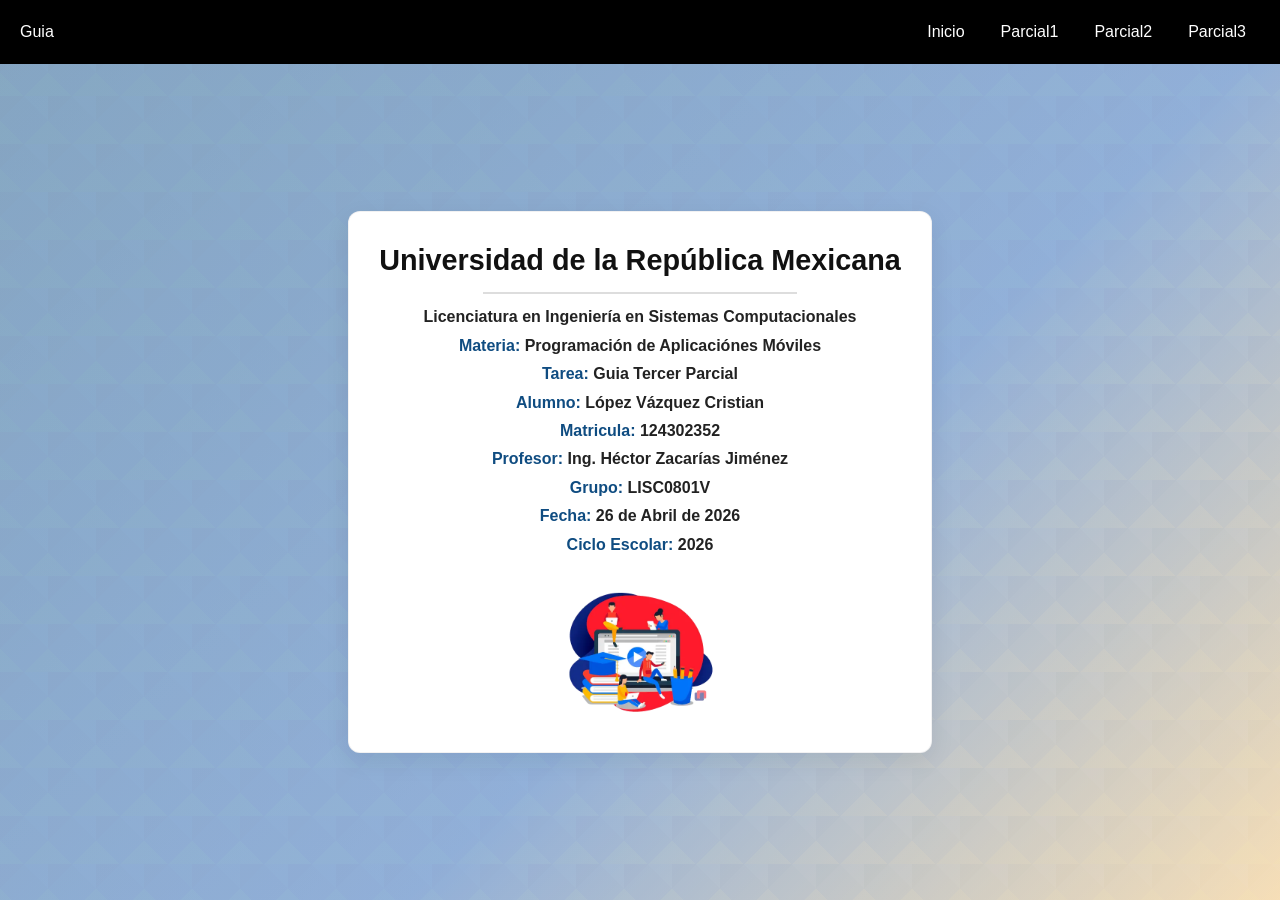
<file: index.html>
<!DOCTYPE html>
<html lang="en">
    <head>
        <meta charset="UTF-8">
        <meta name="viewport" content="width=device-width, initial-scale=1.0">
        <meta name="description" content="Guia Tercer Parcial">
        <meta name="copyright" content="KingET">
        <meta name="author" content="Cristian Lopez Vazquez">
        <link rel="stylesheet" href="CSS/style.css">
        <title>Página Principal</title>
    </head>
    <body>
        <!-- Menú -->
        <nav class="menu">
            <div class="titulop">Guia</div>
            <ul>
                <li> <a href="index.html">Inicio</a> </li>
                <li> <a href="pages/parcial1.html">Parcial1</a> </li>
                <li> <a href="pages/parcial2.html">Parcial2</a> </li>
                <li> <a href="pages/parcial3.html">Parcial3</a> </li>
            </ul>
        </nav>
        <!-- Caratula -->
        <section class="fondo1">
            <div class="contenedor1">
                <h1 class="TituloA">Universidad de la República Mexicana</h1>
                <hr class="LineaA">
                <h3 class="TextoA">Licenciatura en Ingeniería en Sistemas
                    Computacionales</h3>
                <h3 class="TextoA"> <span class="EtiquetaA">Materia: </span>
                        Programación de Aplicaciónes Móviles</h3>
                    <h3 class="TextoA"> <span class="EtiquetaA">Tarea:</span>
                        Guia Tercer Parcial </h3>
                    <h3 class="TextoA"> <span class="EtiquetaA">Alumno:</span>
                        López Vázquez Cristian</h3>
                    <h3 class="TextoA"> <span
                            class="EtiquetaA">Matricula:</span>
                        124302352</h3>
                    <h3 class="TextoA"> <span class="EtiquetaA">Profesor:</span>
                        Ing. Héctor Zacarías Jiménez</h3>
                    <h3 class="TextoA"> <span class="EtiquetaA">Grupo:</span>
                        LISC0801V</h3>
                    <h3 class="TextoA"> <span class="EtiquetaA">Fecha:</span> 26
                        de Abril de 2026</h3>
                    <h3 class="TextoA"> <span class="EtiquetaA">Ciclo Escolar:
                        </span>2026</h3>
                    <img src="IMG/aa.webp" width="150" height="150"
                        alt="Formulario" title="Formulario">
                </div>
            </section>
        </body>
    </html>
</file>
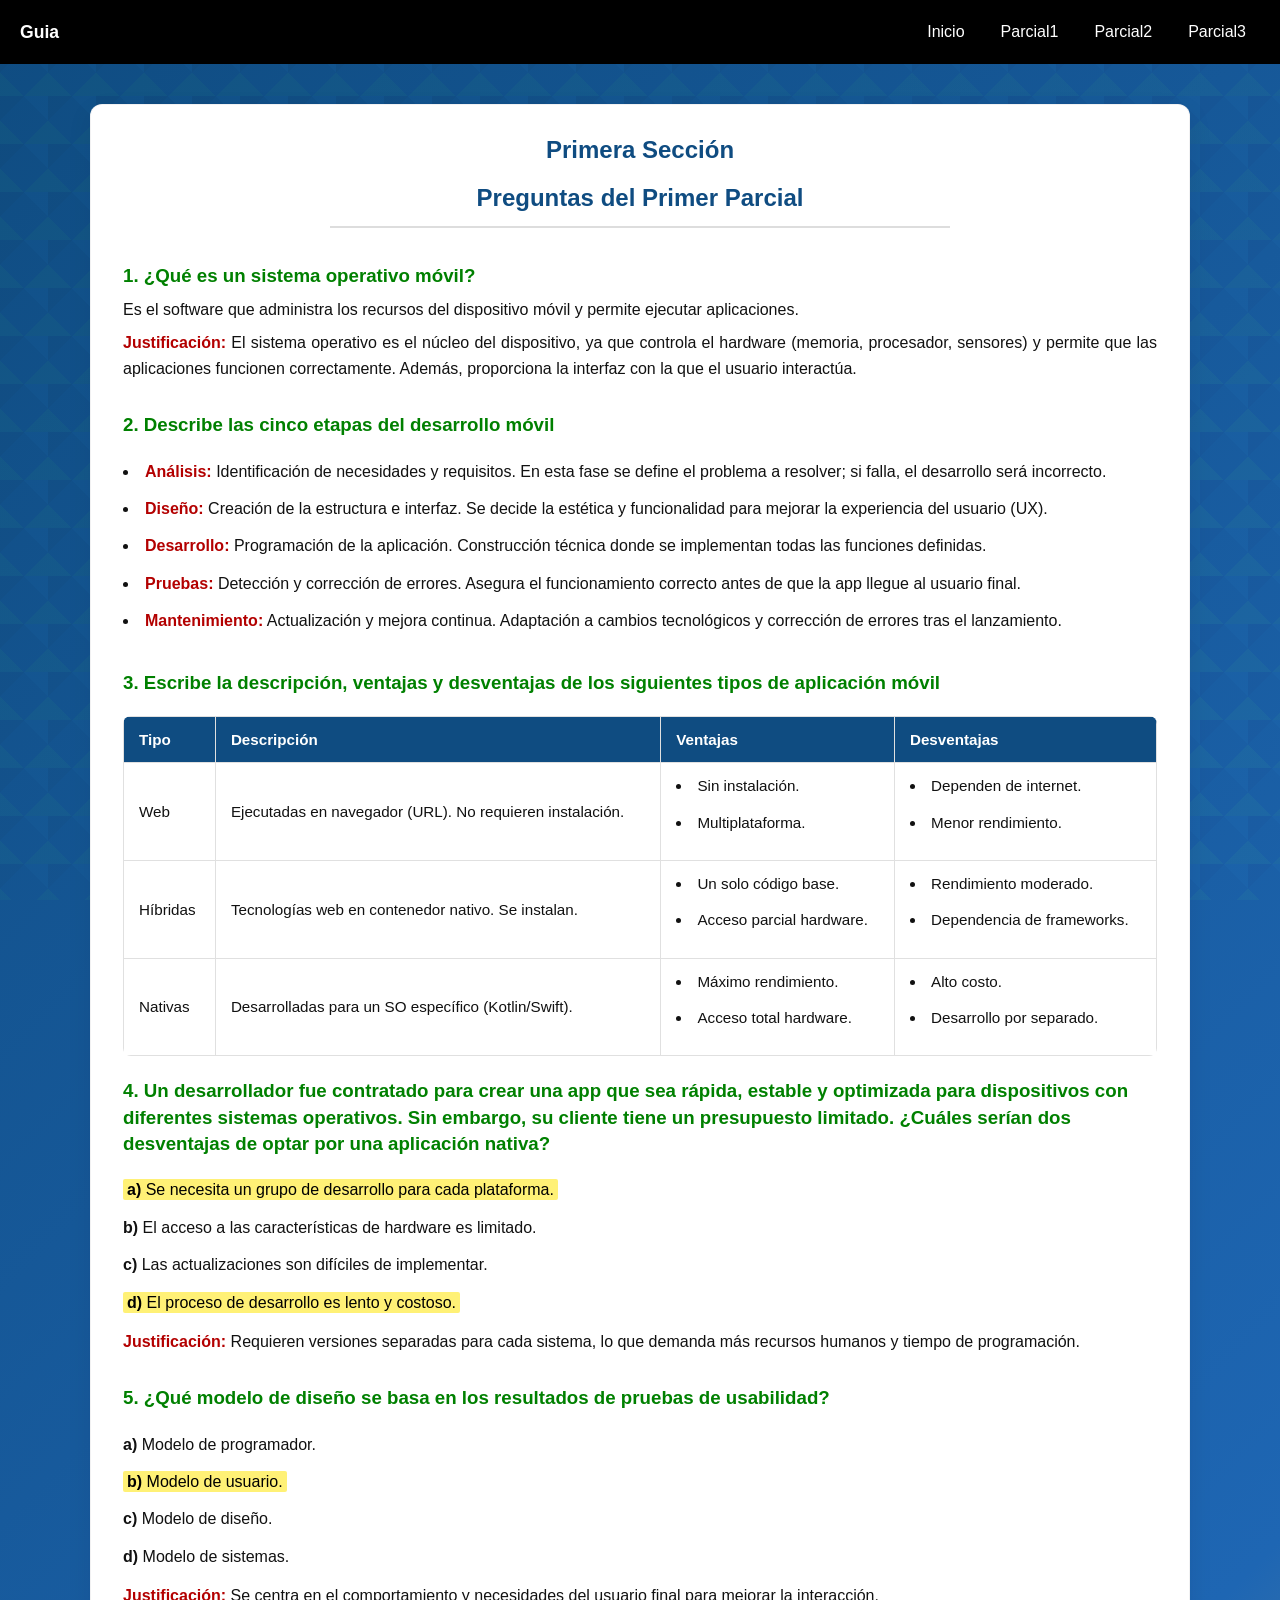
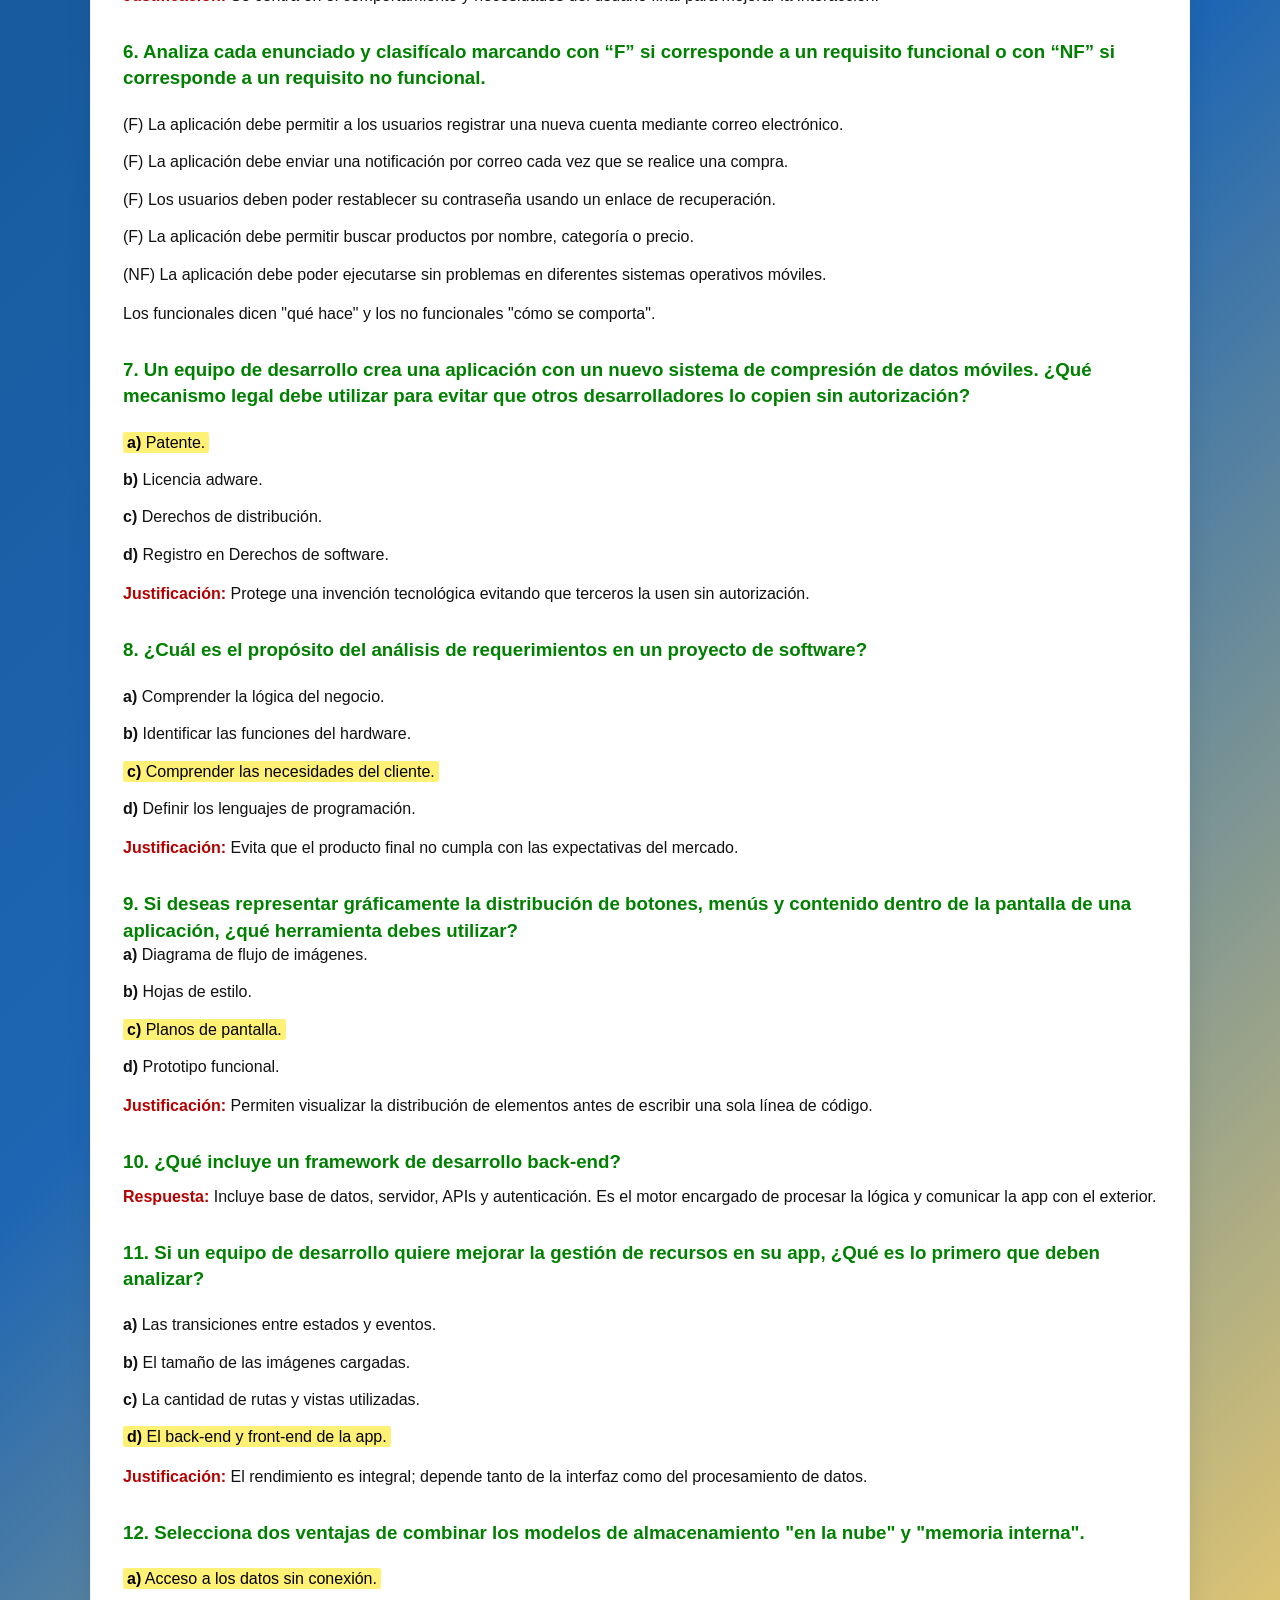
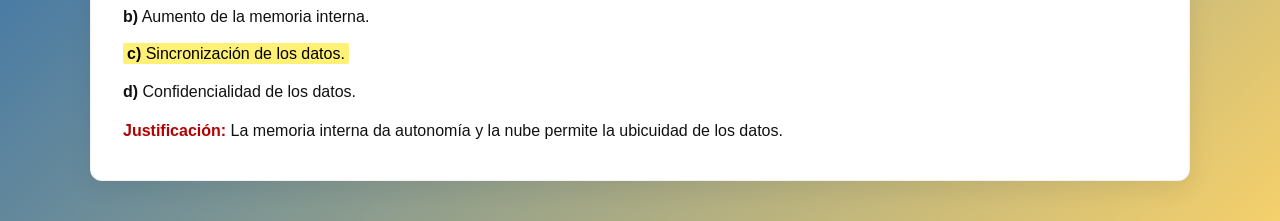
<file: pages/parcial1.html>
<!DOCTYPE html>
<html lang="en">
    <head>
        <meta charset="UTF-8">
        <meta name="viewport" content="width=device-width, initial-scale=1.0">
        <meta name="description" content="Guia Tercer Parcial">
        <meta name="copyright" content="KingET">
        <meta name="author" content="Cristian Lopez Vazquez">
        <link rel="stylesheet" href="../CSS/styleuno.css">
        <title>Página Principal</title>
    </head>
    <body>
        <!-- Menú -->
        <nav class="menu">
            <div class="titulop">Guia</div>
            <ul>
                <li> <a href="../index.html">Inicio</a> </li>
                <li> <a href="./parcial1.html">Parcial1</a> </li>
                <li> <a href="./parcial2.html">Parcial2</a> </li>
                <li> <a href="./parcial3.html">Parcial3</a> </li>
            </ul>
        </nav>
        <!-- Preguntas Primer Parcial -->
        <section class="etiquetas-fondo">
            <div class="etiquetas-container">
                <h1>Primera Sección</h1>
                <h2>Preguntas del Primer Parcial</h2>
                <hr class="LineaA"> <br>

                <h3>1. ¿Qué es un sistema operativo móvil?</h3>
                <p>Es el software que administra los recursos del dispositivo
                    móvil y permite ejecutar
                    aplicaciones.</p>
                <p><strong>Justificación:</strong> El sistema operativo es el
                    núcleo del dispositivo,
                    ya que controla el hardware (memoria, procesador, sensores)
                    y permite que las
                    aplicaciones funcionen correctamente. Además, proporciona la
                    interfaz con la que
                    el usuario interactúa.</p> <br>

                <h3>2. Describe las cinco etapas del desarrollo móvil</h3> <br>
                <ul>
                    <li>
                        <strong class="result">Análisis:</strong> Identificación
                        de necesidades y requisitos.
                        En esta fase se define el problema a resolver; si falla,
                        el desarrollo será incorrecto.
                    </li>
                    <li>
                        <strong class="result">Diseño:</strong> Creación de la
                        estructura e interfaz. Se decide
                        la estética y funcionalidad para mejorar la experiencia
                        del usuario (UX).
                    </li>
                    <li>
                        <strong class="result">Desarrollo:</strong> Programación
                        de la aplicación. Construcción
                        técnica donde se implementan todas las funciones
                        definidas.
                    </li>
                    <li>
                        <strong class="result">Pruebas:</strong> Detección y
                        corrección de errores. Asegura el
                        funcionamiento correcto antes de que la app llegue al
                        usuario final.
                    </li>
                    <li>
                        <strong class="result">Mantenimiento:</strong>
                        Actualización y mejora continua. Adaptación a
                        cambios tecnológicos y corrección de errores tras el
                        lanzamiento.
                    </li>
                </ul> <br>

                <h3>3. Escribe la descripción, ventajas y desventajas de los
                    siguientes
                    tipos de aplicación móvil</h3>

                <div class="table-responsive">
                    <table class="tabla-apps">
                        <thead>
                            <tr>
                                <th>Tipo</th>
                                <th>Descripción</th>
                                <th>Ventajas</th>
                                <th>Desventajas</th>
                            </tr>
                        </thead>
                        <tbody>
                            <tr>
                                <td class="col-nombre"
                                    data-label="Tipo">Web</td>
                                <td data-label="Descripción">Ejecutadas en
                                    navegador (URL). No requieren
                                    instalación.</td>
                                <td data-label="Ventajas">
                                    <ul>
                                        <li>Sin instalación.</li>
                                        <li>Multiplataforma.</li>
                                    </ul>
                                </td>
                                <td data-label="Desventajas">
                                    <ul>
                                        <li>Dependen de internet.</li>
                                        <li>Menor rendimiento.</li>
                                    </ul>
                                </td>
                            </tr>
                            <tr>
                                <td class="col-nombre"
                                    data-label="Tipo">Híbridas</td>
                                <td data-label="Descripción">Tecnologías web en
                                    contenedor nativo. Se instalan.</td>
                                <td data-label="Ventajas">
                                    <ul>
                                        <li>Un solo código base.</li>
                                        <li>Acceso parcial hardware.</li>
                                    </ul>
                                </td>
                                <td data-label="Desventajas">
                                    <ul>
                                        <li>Rendimiento moderado.</li>
                                        <li>Dependencia de frameworks.</li>
                                    </ul>
                                </td>
                            </tr>
                            <tr>
                                <td class="col-nombre"
                                    data-label="Tipo">Nativas</td>
                                <td data-label="Descripción">Desarrolladas para
                                    un SO específico (Kotlin/Swift).</td>
                                <td data-label="Ventajas">
                                    <ul>
                                        <li>Máximo rendimiento.</li>
                                        <li>Acceso total hardware.</li>
                                    </ul>
                                </td>
                                <td data-label="Desventajas">
                                    <ul>
                                        <li>Alto costo.</li>
                                        <li>Desarrollo por separado.</li>
                                    </ul>
                                </td>
                            </tr>
                        </tbody>
                    </table>
                </div> <br>

                <h3>4. Un desarrollador fue contratado para crear una app que
                    sea rápida, estable y
                    optimizada para dispositivos con diferentes sistemas
                    operativos. Sin embargo, su
                    cliente tiene un presupuesto limitado. ¿Cuáles serían dos
                    desventajas de optar por
                    una aplicación nativa?</h3> <br>
                <ul class="lista-limpia">
                    <li>
                        <span class="resaltado-amarillo"><strong>a)</strong> Se
                            necesita un grupo de desarrollo para cada
                            plataforma.</span>
                    </li>
                    <li>
                        <strong>b)</strong> El acceso a las características de
                        hardware es limitado.
                    </li>
                    <li>
                        <strong>c)</strong> Las actualizaciones son difíciles de
                        implementar.
                    </li>
                    <li>
                        <span class="resaltado-amarillo"><strong>d)</strong> El
                            proceso de desarrollo es lento y costoso.</span>
                    </li>
                </ul>
                <p><strong>Justificación:</strong> Requieren versiones separadas
                    para cada sistema, lo que demanda más recursos humanos y
                    tiempo de programación.</p> <br>

                <h3>5. ¿Qué modelo de diseño se basa en los resultados de
                    pruebas de usabilidad?</h3> <br>
                <ul class="lista-limpia">
                    <li>
                        <strong>a)</strong> Modelo de programador.
                    </li>
                    <li>
                        <span class="resaltado-amarillo"><strong>b)</strong>
                            Modelo de usuario.</span>
                    </li>
                    <li>
                        <strong>c)</strong> Modelo de diseño.
                    </li>
                    <li>
                        <strong>d)</strong> Modelo de sistemas.
                    </li>
                </ul>
                <p><strong>Justificación:</strong> Se centra en el
                    comportamiento y necesidades del usuario final para mejorar
                    la interacción.</p> <br>

                <h3>6. Analiza cada enunciado y clasifícalo marcando con “F” si
                    corresponde a un
                    requisito funcional o con “NF” si corresponde a un requisito
                    no funcional.</h3> <br>
                <ul class="lista-limpia">
                    <li>
                        (F) La aplicación debe permitir a los usuarios registrar
                        una nueva cuenta mediante correo electrónico.
                    </li>
                    <li>
                        (F) La aplicación debe enviar una notificación por
                        correo cada vez que se realice una compra.
                    </li>
                    <li>
                        (F) Los usuarios deben poder restablecer su contraseña
                        usando un enlace de recuperación.
                    </li>
                    <li>
                        (F) La aplicación debe permitir buscar productos por
                        nombre, categoría o precio.
                    </li>
                    <li>
                        (NF) La aplicación debe poder ejecutarse sin problemas
                        en
                        diferentes sistemas operativos móviles.
                    </li>
                </ul>
                <p>Los funcionales dicen "qué hace" y los no funcionales
                    "cómo se comporta".</p> <br>

                <h3>7. Un equipo de desarrollo crea una aplicación con un nuevo
                    sistema de compresión de datos móviles.
                    ¿Qué mecanismo legal debe utilizar para evitar que otros
                    desarrolladores lo copien sin autorización?</h3> <br>
                <ul class="lista-limpia">
                    <li>
                        <span class="resaltado-amarillo"><strong>a)</strong>
                            Patente.</span>
                    </li>
                    <li>
                        <strong>b)</strong> Licencia adware.
                    </li>
                    <li>
                        <strong>c)</strong> Derechos de distribución.
                    </li>
                    <li>
                        <strong>d)</strong> Registro en Derechos de software.
                    </li>
                </ul>
                <p><strong>Justificación:</strong> Protege una invención
                    tecnológica evitando que terceros la usen sin
                    autorización.</p> <br>

                <h3>8. ¿Cuál es el propósito del análisis de requerimientos en
                    un proyecto de software?</h3> <br>
                <ul class="lista-limpia">
                    <li>
                        <strong>a)</strong> Comprender la lógica del negocio.
                    </li>
                    <li>
                        <strong>b)</strong> Identificar las funciones del
                        hardware.
                    </li>
                    <li>
                        <span class="resaltado-amarillo"><strong>c)</strong>
                            Comprender las necesidades del cliente.</span>
                    </li>
                    <li>
                        <strong>d)</strong> Definir los lenguajes de
                        programación.
                    </li>
                </ul>
                <p><strong>Justificación:</strong> Evita que el producto final
                    no cumpla con las expectativas del mercado.</p> <br>

                <h3>9. Si deseas representar gráficamente la distribución de
                    botones,
                    menús y contenido dentro de la pantalla de una aplicación,
                    ¿qué herramienta debes utilizar?</h3>
                <ul class="lista-limpia">
                    <li>
                        <strong>a)</strong> Diagrama de flujo de imágenes.
                    </li>
                    <li>
                        <strong>b)</strong> Hojas de estilo.
                    </li>
                    <li>
                        <span class="resaltado-amarillo"><strong>c)</strong>
                            Planos de pantalla.</span>
                    </li>
                    <li>
                        <strong>d)</strong> Prototipo funcional.
                    </li>
                </ul>
                <p><strong>Justificación:</strong> Permiten visualizar la
                    distribución de elementos antes de escribir una sola línea
                    de código.</p> <br>

                <h3>10. ¿Qué incluye un framework de desarrollo back-end?</h3>
                <p><strong>Respuesta:</strong> Incluye base de datos, servidor,
                    APIs y autenticación. Es el motor encargado de procesar la
                    lógica
                    y comunicar la app con el exterior.</p> <br>

                <h3>11. Si un equipo de desarrollo quiere mejorar la gestión de
                    recursos
                    en su app, ¿Qué es lo primero que deben analizar?</h3> <br>
                <ul class="lista-limpia">
                    <li>
                        <strong>a)</strong> Las transiciones entre estados y
                        eventos.
                    </li>
                    <li>
                        <strong>b)</strong> El tamaño de las imágenes cargadas.
                    </li>
                    <li>
                        <strong>c)</strong> La cantidad de rutas y vistas
                        utilizadas.
                    </li>
                    <li>
                        <span class="resaltado-amarillo"><strong>d)</strong> El
                            back-end y front-end de la app.</span>
                    </li>
                </ul>
                <p><strong>Justificación:</strong> El rendimiento es integral;
                    depende tanto de la interfaz como del procesamiento de
                    datos.</p> <br>

                <h3>12. Selecciona dos ventajas de combinar los modelos de
                    almacenamiento
                    "en la nube" y "memoria interna".</h3> <br>
                <ul class="lista-limpia">
                    <li>
                        <span class="resaltado-amarillo"><strong>a)</strong>
                            Acceso a los datos sin conexión.</span>
                    </li>
                    <li>
                        <strong>b)</strong> Aumento de la memoria interna.
                    </li>
                    <li>
                        <span class="resaltado-amarillo"><strong>c)</strong>
                            Sincronización de los datos.</span>
                    </li>
                    <li>
                        <strong>d)</strong> Confidencialidad de los datos.
                    </li>
                </ul>
                <p><strong>Justificación:</strong> La memoria interna da
                    autonomía y la nube permite la ubicuidad de los datos.</p>
            </div>
        </section>
    </body>
</html>
</file>
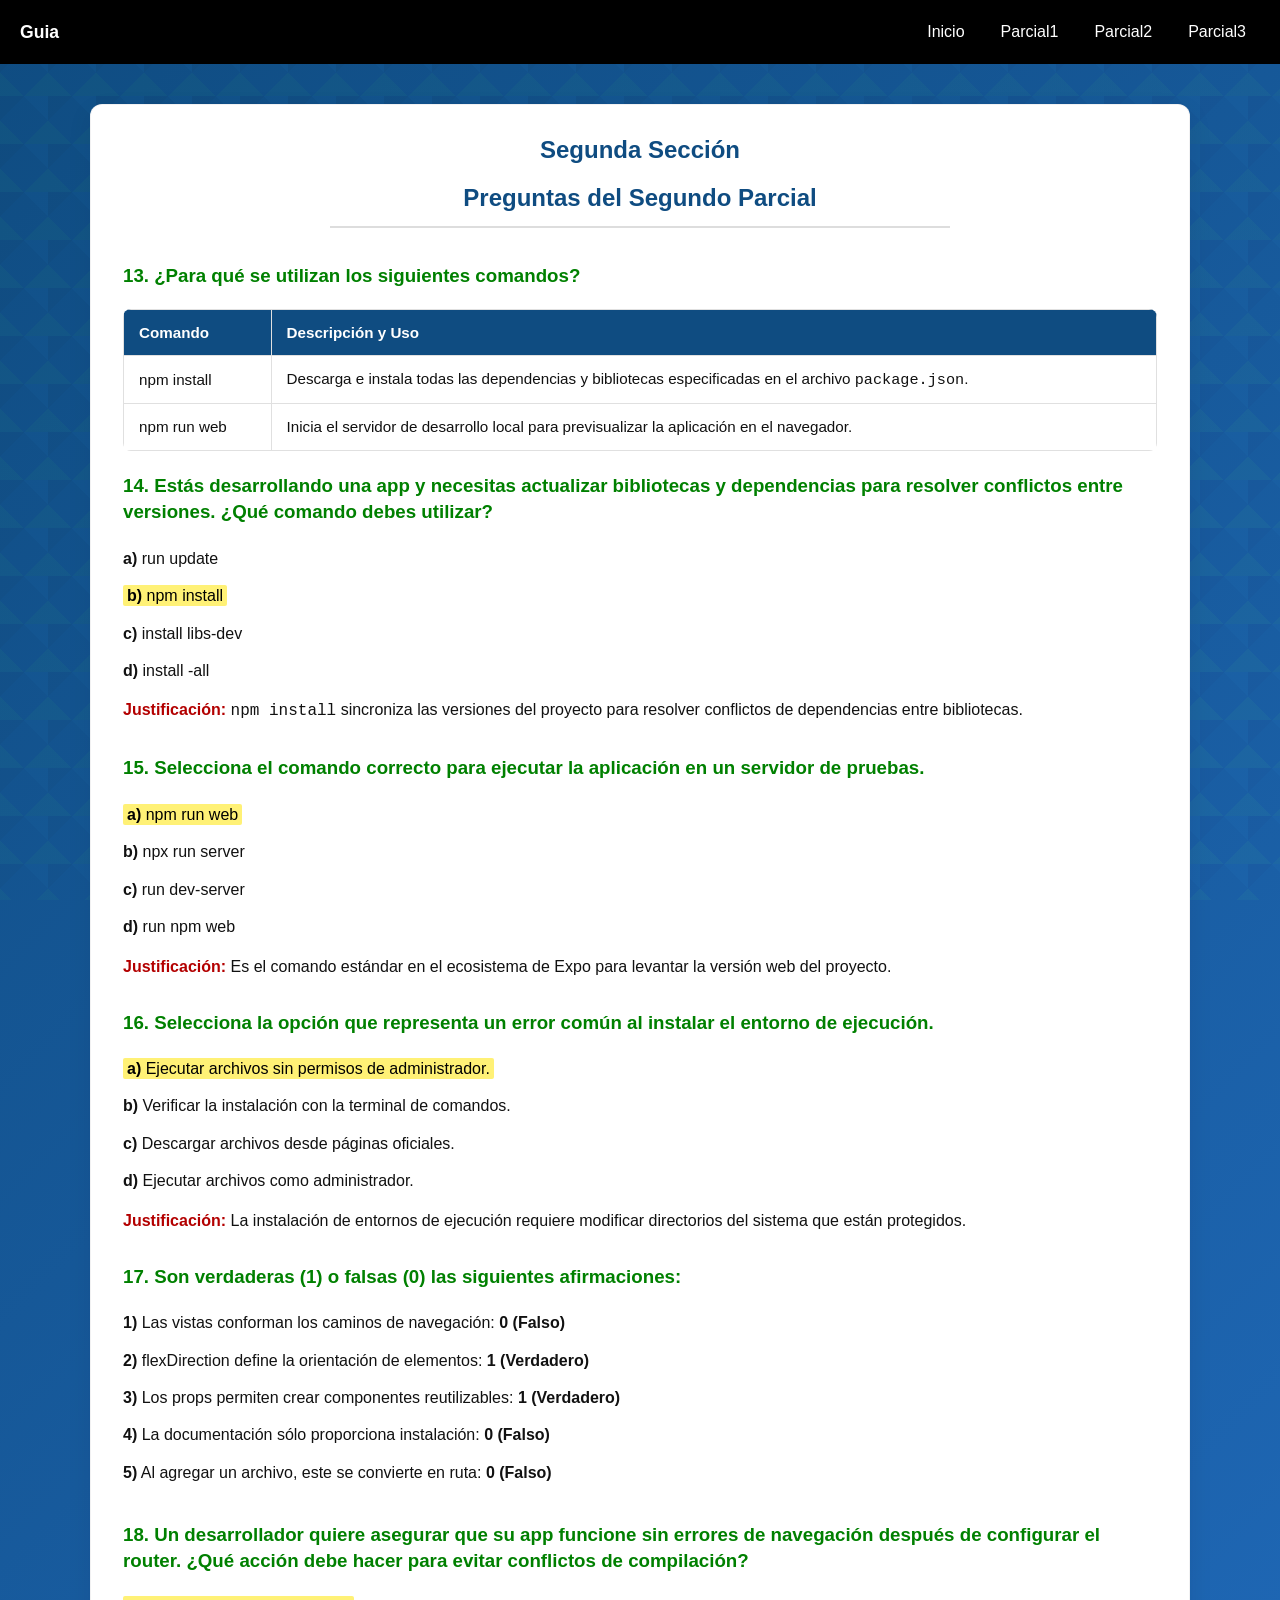
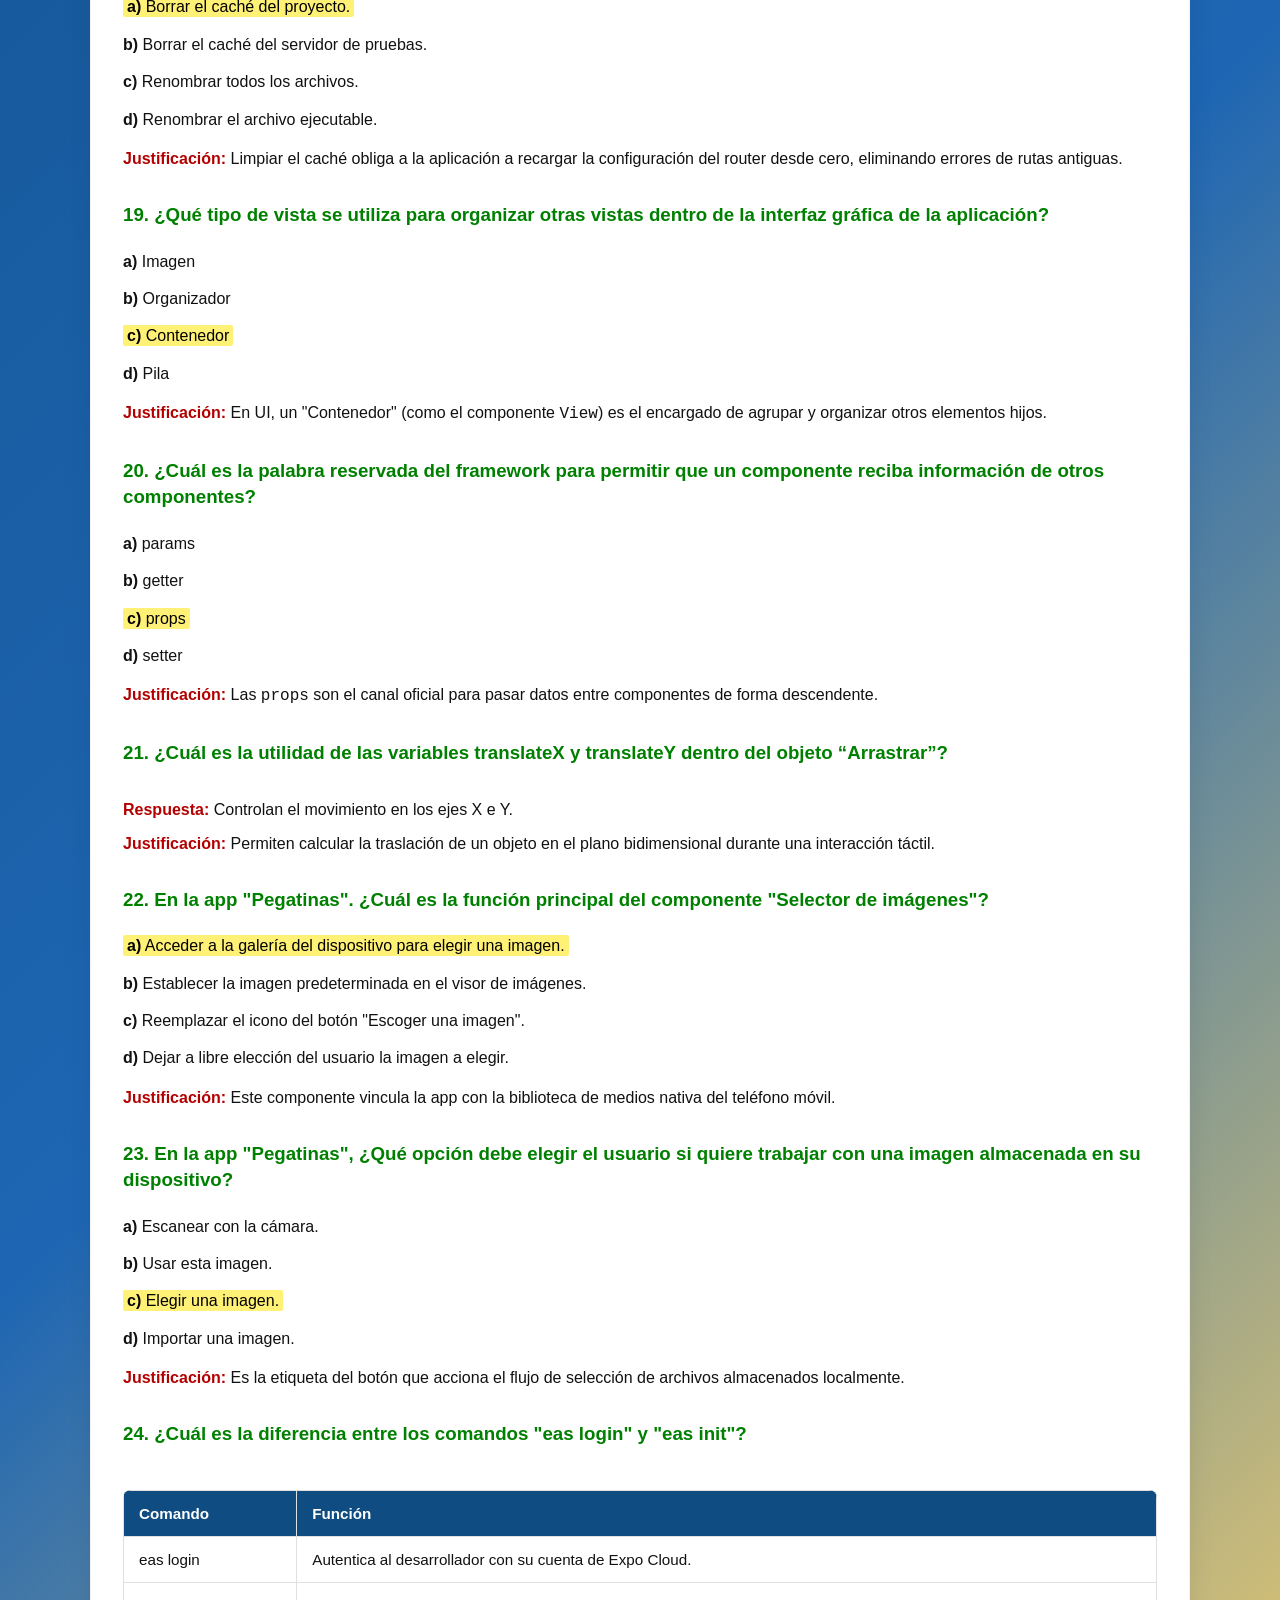
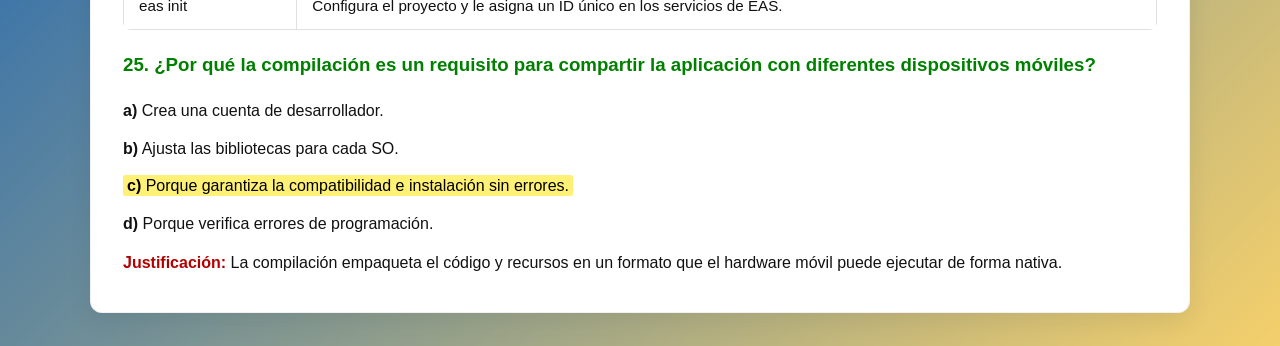
<file: pages/parcial2.html>
<!DOCTYPE html>
<html lang="en">
    <head>
        <meta charset="UTF-8">
        <meta name="viewport" content="width=device-width, initial-scale=1.0">
        <meta name="description" content="Guia Tercer Parcial">
        <meta name="copyright" content="KingET">
        <meta name="author" content="Cristian Lopez Vazquez">
        <link rel="stylesheet" href="../CSS/styledos.css">
        <title>Página Principal</title>
    </head>
    <body>
        <!-- Menú -->
        <nav class="menu">
            <div class="titulop">Guia</div>
            <ul>
                <li> <a href="../index.html">Inicio</a> </li>
                <li> <a href="./parcial1.html">Parcial1</a> </li>
                <li> <a href="./parcial2.html">Parcial2</a> </li>
                <li> <a href="./parcial3.html">Parcial3</a> </li>
            </ul>
        </nav>
        <!-- Preguntas Segundo Parcial -->
        <section class="etiquetas-fondo">
            <div class="etiquetas-container">
                <h1>Segunda Sección</h1>
                <h2>Preguntas del Segundo Parcial</h2>
                <hr class="LineaA"> <br>

                <h3>13. ¿Para qué se utilizan los siguientes comandos?</h3>
                <div class="table-responsive">
                    <table class="tabla-apps">
                        <thead>
                            <tr>
                                <th class="col-nombre">Comando</th>
                                <th>Descripción y Uso</th>
                            </tr>
                        </thead>
                        <tbody>
                            <tr>
                                <td class="col-nombre">npm install</td>
                                <td>Descarga e instala todas las
                                    dependencias y bibliotecas
                                    especificadas en el archivo
                                    <code>package.json</code>.</td>
                            </tr>
                            <tr>
                                <td class="col-nombre">npm run web</td>
                                <td>Inicia el servidor de desarrollo
                                    local para previsualizar la
                                    aplicación en el navegador.</td>
                            </tr>
                        </tbody>
                    </table>
                </div> <br>

                <h3>14.  Estás desarrollando una app y necesitas actualizar bibliotecas y 
                    dependencias para resolver conflictos entre versiones. ¿Qué comando debes utilizar? </h3> <br>
                <ul class="lista-limpia">
                    <li><strong>a)</strong> run update</li>
                    <li><span
                            class="resaltado-amarillo"><strong>b)</strong>
                            npm install</span></li>
                    <li><strong>c)</strong> install libs-dev</li>
                    <li><strong>d)</strong> install -all</li>
                </ul>
                <p><strong>Justificación:</strong> <code>npm
                        install</code> sincroniza las versiones del
                    proyecto para resolver conflictos de dependencias
                    entre bibliotecas.</p> <br>

                <h3>15. Selecciona el comando correcto para ejecutar la aplicación en un servidor de pruebas.</h3> <br>
                <ul class="lista-limpia">
                    <li><span
                            class="resaltado-amarillo"><strong>a)</strong>
                            npm run web</span></li>
                    <li><strong>b)</strong> npx run server</li>
                    <li><strong>c)</strong> run dev-server</li>
                    <li><strong>d)</strong> run npm web</li>
                </ul>
                <p><strong>Justificación:</strong> Es el comando
                    estándar en el ecosistema de Expo para levantar la
                    versión web del proyecto.</p> <br>

                <h3>16. Selecciona la opción que representa un error común al instalar el entorno de ejecución.</h3> <br>
                <ul class="lista-limpia">
                    <li><span
                            class="resaltado-amarillo"><strong>a)</strong>
                            Ejecutar archivos sin permisos de
                            administrador.</span></li>
                    <li><strong>b)</strong> Verificar la instalación con
                        la terminal de comandos.</li>
                    <li><strong>c)</strong> Descargar archivos desde
                        páginas oficiales.</li>
                    <li><strong>d)</strong> Ejecutar archivos como
                        administrador.</li>
                </ul>
                <p><strong>Justificación:</strong> La instalación de
                    entornos de ejecución requiere modificar directorios
                    del sistema que están protegidos.</p> <br>

                <h3>17. Son verdaderas (1) o falsas (0) las siguientes afirmaciones:</h3> <br>
                <ul class="lista-limpia">
                    <li><strong>1)</strong> Las vistas conforman los
                        caminos de navegación: <strong>0
                            (Falso)</strong></li>
                    <li><strong>2)</strong> flexDirection define la
                        orientación de elementos: <strong>1
                            (Verdadero)</strong></li>
                    <li><strong>3)</strong> Los props permiten crear
                        componentes reutilizables: <strong>1
                            (Verdadero)</strong></li>
                    <li><strong>4)</strong> La documentación sólo
                        proporciona instalación: <strong>0
                            (Falso)</strong></li>
                    <li><strong>5)</strong> Al agregar un archivo, este
                        se convierte en ruta: <strong>0
                            (Falso)</strong></li>
                </ul> <br>

                <h3>18. Un desarrollador quiere asegurar que su app funcione sin errores de navegación 
                    después de configurar el router. ¿Qué acción debe hacer para evitar conflictos de compilación?</h3> <br>
                <ul class="lista-limpia">
                    <li><span
                            class="resaltado-amarillo"><strong>a)</strong>
                            Borrar el caché del proyecto.</span></li>
                    <li><strong>b)</strong> Borrar el caché del servidor
                        de pruebas.</li>
                    <li><strong>c)</strong> Renombrar todos los
                        archivos.</li>
                    <li><strong>d)</strong> Renombrar el archivo
                        ejecutable.</li>
                </ul>
                <p><strong>Justificación:</strong> Limpiar el caché
                    obliga a la aplicación a recargar la configuración
                    del router desde cero, eliminando errores de rutas
                    antiguas.</p> <br>

                <h3>19. ¿Qué tipo de vista se utiliza para organizar otras vistas dentro de la interfaz gráfica de la aplicación?</h3> <br>
                <ul class="lista-limpia">
                    <li><strong>a)</strong> Imagen</li>
                    <li><strong>b)</strong> Organizador</li>
                    <li><span
                            class="resaltado-amarillo"><strong>c)</strong>
                            Contenedor</span></li>
                    <li><strong>d)</strong> Pila</li>
                </ul>
                <p><strong>Justificación:</strong> En UI, un
                    "Contenedor" (como el componente <code>View</code>)
                    es el encargado de agrupar y organizar otros
                    elementos hijos.</p> <br>

                <h3>20. ¿Cuál es la palabra reservada del framework para permitir que 
                    un componente reciba información de otros componentes?</h3> <br>
                <ul class="lista-limpia">
                    <li><strong>a)</strong> params</li>
                    <li><strong>b)</strong> getter</li>
                    <li><span
                            class="resaltado-amarillo"><strong>c)</strong>
                            props</span></li>
                    <li><strong>d)</strong> setter</li>
                </ul>
                <p><strong>Justificación:</strong> Las
                    <code>props</code> son el canal oficial para pasar
                    datos entre componentes de forma descendente.</p> <br>

                <h3>21. ¿Cuál es la utilidad de las variables translateX y translateY dentro del objeto “Arrastrar”?</h3> <br>
                <p><strong>Respuesta:</strong> Controlan el movimiento
                    en los ejes X e Y.</p>
                <p><strong>Justificación:</strong> Permiten calcular la
                    traslación de un objeto en el plano bidimensional
                    durante una interacción táctil.</p> <br>

                <h3>22. En la app "Pegatinas". ¿Cuál es la función principal del componente "Selector de imágenes"?</h3> <br>
                <ul class="lista-limpia">
                    <li><span
                            class="resaltado-amarillo"><strong>a)</strong>
                            Acceder a la galería del dispositivo para
                            elegir una imagen.</span></li>
                    <li><strong>b)</strong> Establecer la imagen
                        predeterminada en el visor de imágenes.</li>
                    <li><strong>c)</strong> Reemplazar el icono del
                        botón "Escoger una imagen".</li>
                    <li><strong>d)</strong> Dejar a libre elección del
                        usuario la imagen a elegir.</li>
                </ul>
                <p><strong>Justificación:</strong> Este componente
                    vincula la app con la biblioteca de medios nativa
                    del teléfono móvil.</p> <br>

                <h3>23. En la app "Pegatinas", ¿Qué opción debe elegir el usuario si quiere 
                    trabajar con una imagen almacenada en su dispositivo?</h3> <br>
                <ul class="lista-limpia">
                    <li><strong>a)</strong> Escanear con la cámara.</li>
                    <li><strong>b)</strong> Usar esta imagen.</li>
                    <li><span
                            class="resaltado-amarillo"><strong>c)</strong>
                            Elegir una imagen.</span></li>
                    <li><strong>d)</strong> Importar una imagen.</li>
                </ul>
                <p><strong>Justificación:</strong> Es la etiqueta del
                    botón que acciona el flujo de selección de archivos
                    almacenados localmente.</p> <br>

                <h3>24. ¿Cuál es la diferencia entre los comandos "eas login" y "eas init"?</h3> <br>
                <div class="table-responsive">
                    <table class="tabla-apps">
                        <thead>
                            <tr>
                                <th class="col-nombre">Comando</th>
                                <th>Función</th>
                            </tr>
                        </thead>
                        <tbody>
                            <tr>
                                <td class="col-nombre">eas login</td>
                                <td>Autentica al desarrollador con su
                                    cuenta de Expo Cloud.</td>
                            </tr>
                            <tr>
                                <td class="col-nombre">eas init</td>
                                <td>Configura el proyecto y le asigna un
                                    ID único en los servicios de
                                    EAS.</td>
                            </tr>
                        </tbody>
                    </table>
                </div> <br>

                <h3>25. ¿Por qué la compilación es un requisito para compartir 
                    la aplicación con diferentes dispositivos móviles?</h3> <br>
                <ul class="lista-limpia">
                    <li><strong>a)</strong> Crea una cuenta de
                        desarrollador.</li>
                    <li><strong>b)</strong> Ajusta las bibliotecas para
                        cada SO.</li>
                    <li><span
                            class="resaltado-amarillo"><strong>c)</strong>
                            Porque garantiza la compatibilidad e
                            instalación sin errores.</span></li>
                    <li><strong>d)</strong> Porque verifica errores de
                        programación.</li>
                </ul>
                <p><strong>Justificación:</strong> La compilación
                    empaqueta el código y recursos en un formato que el
                    hardware móvil puede ejecutar de forma nativa.</p>

            </div>
        </section>
    </body>
</html>
</file>
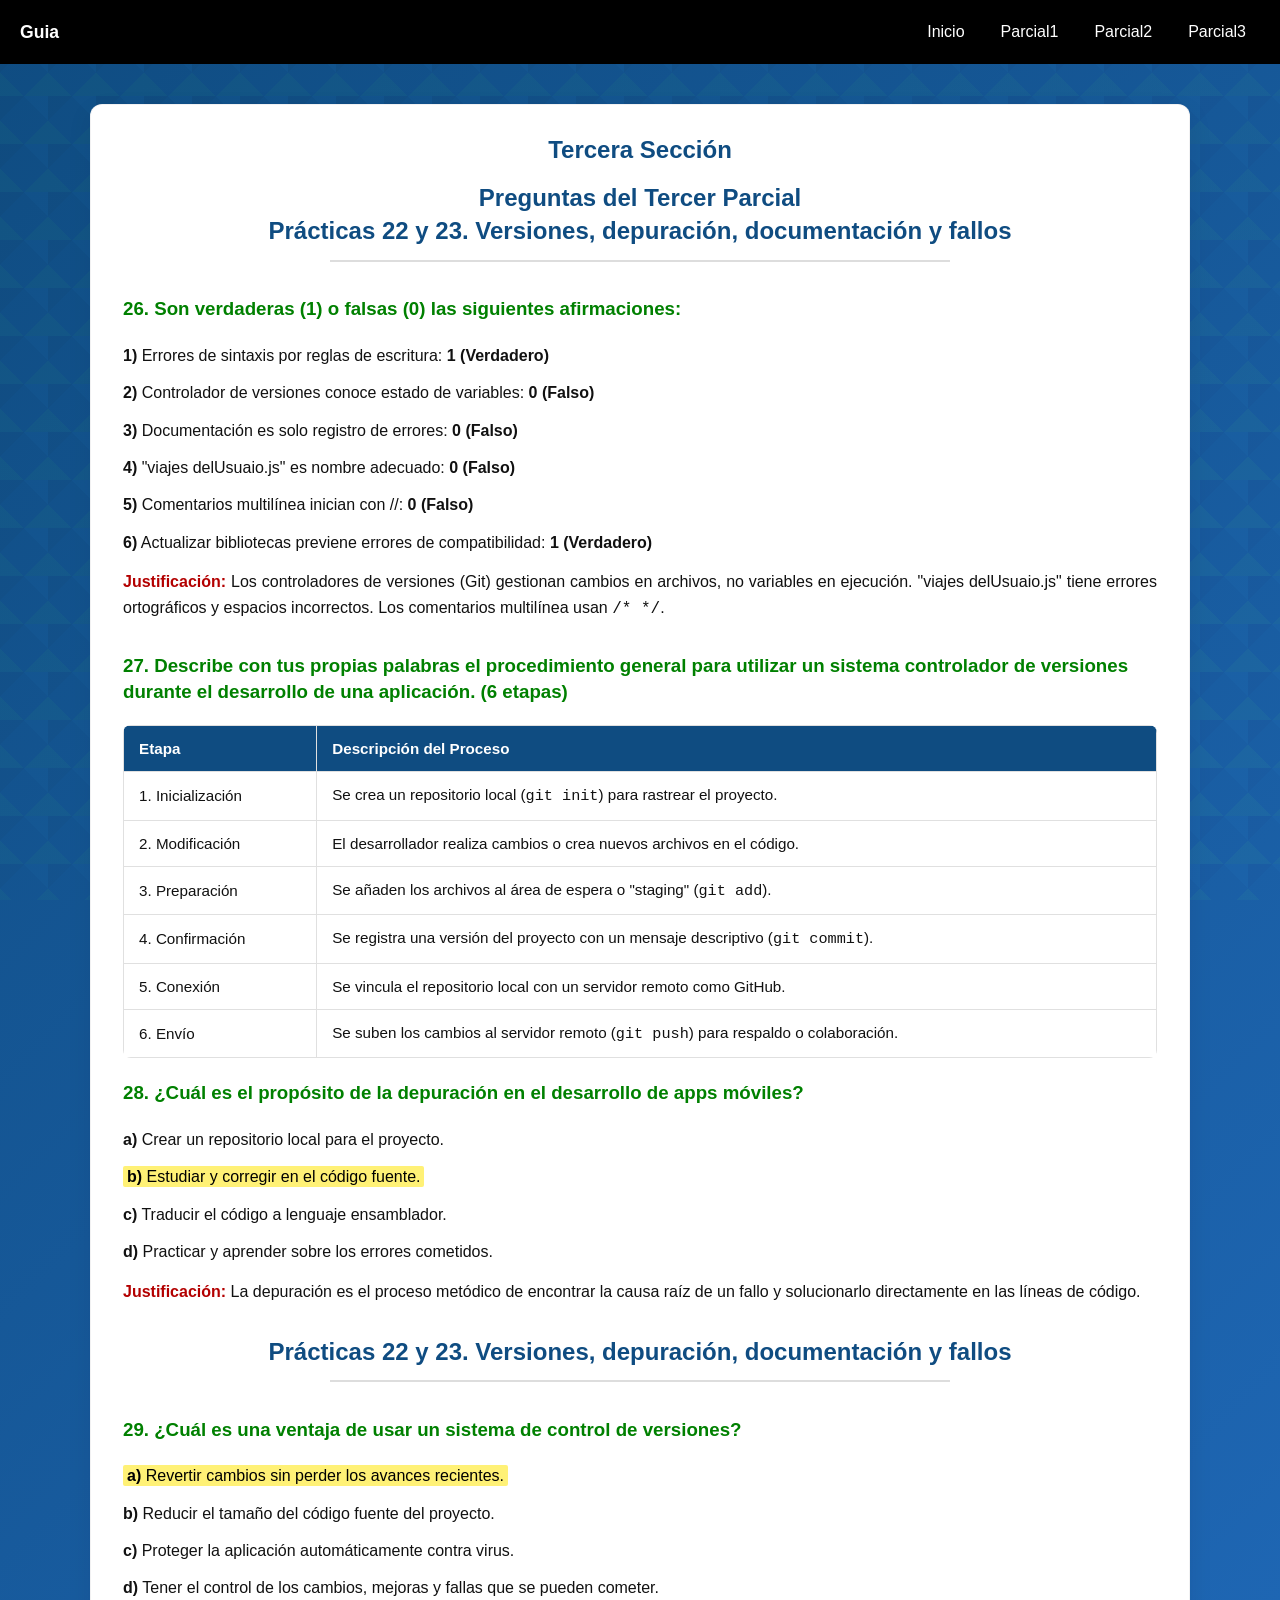
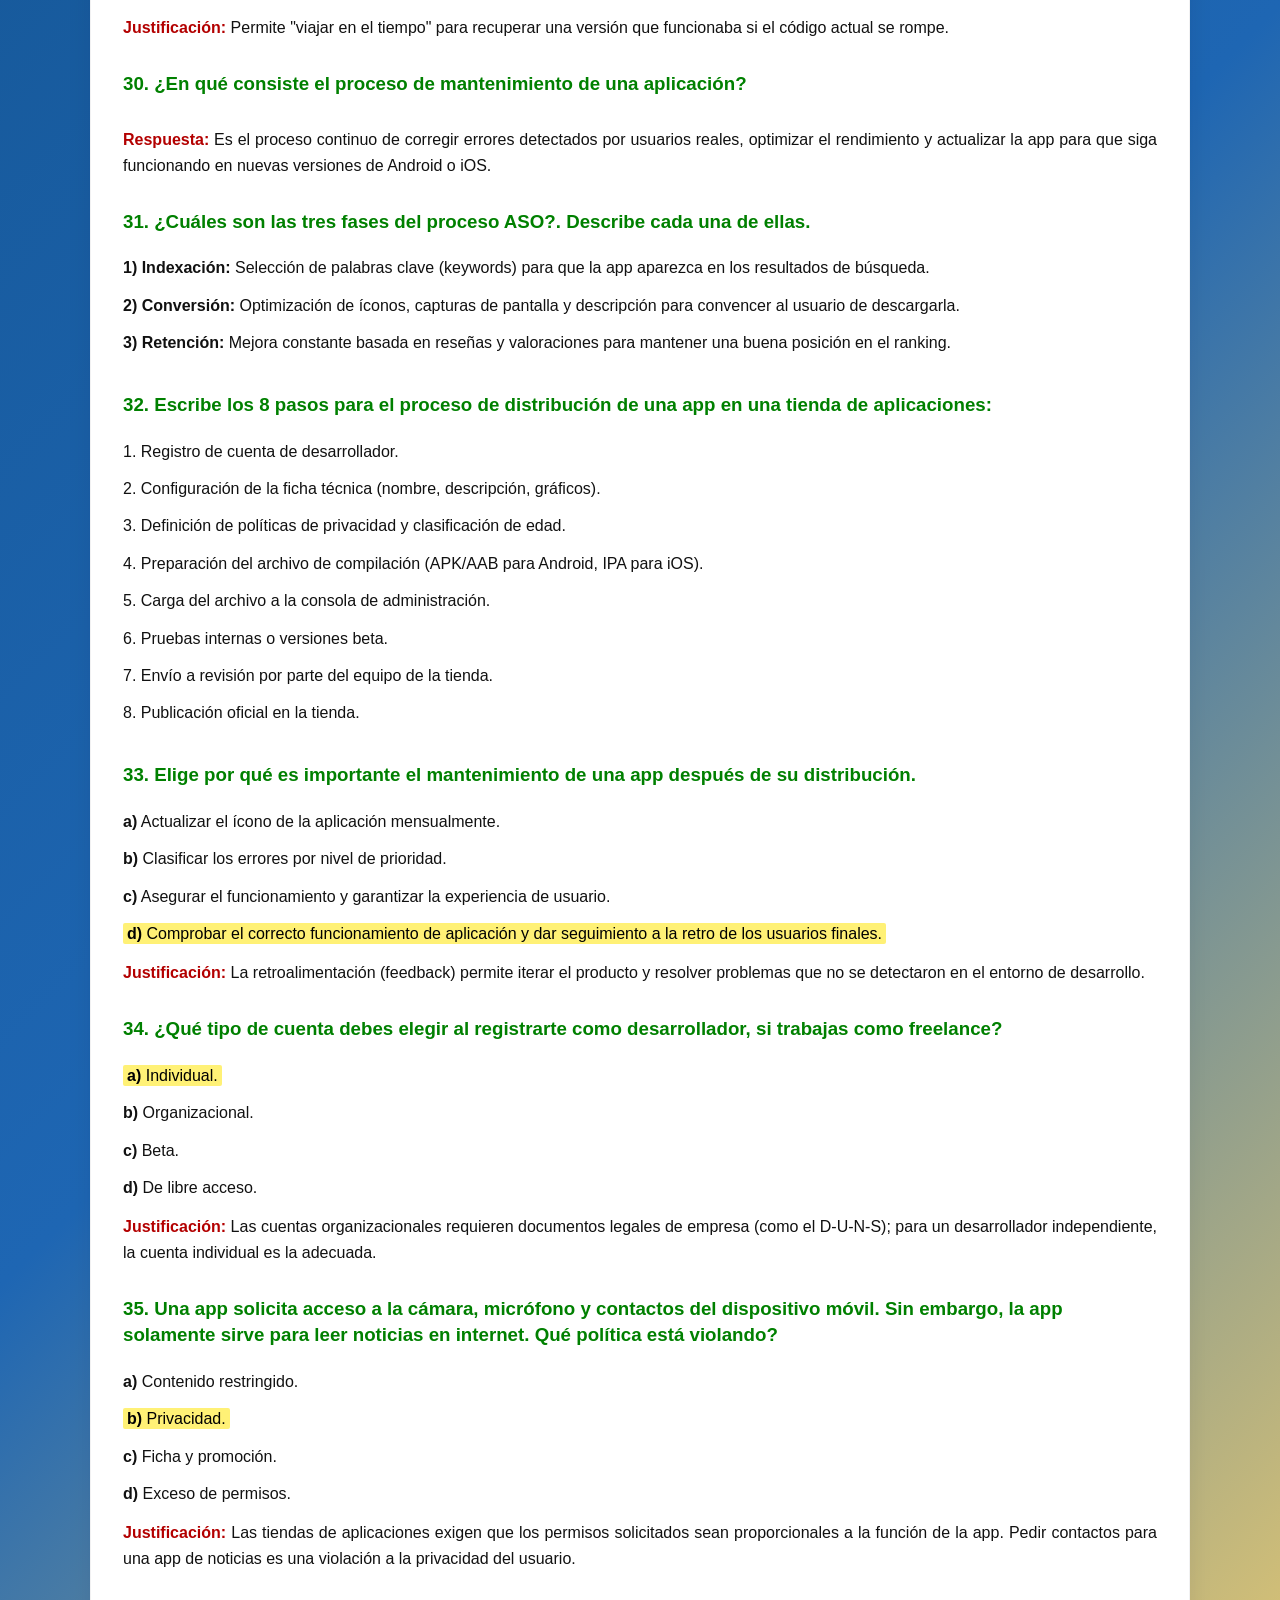
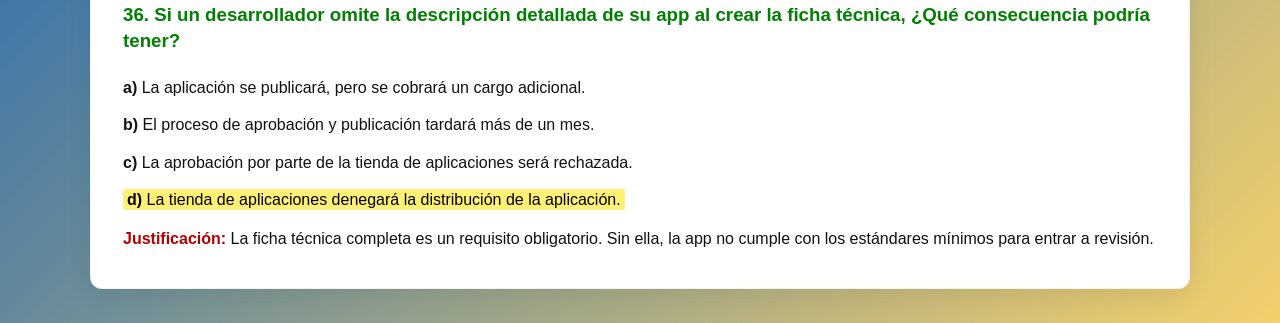
<file: pages/parcial3.html>
<!DOCTYPE html>
<html lang="en">
    <head>
        <meta charset="UTF-8">
        <meta name="viewport" content="width=device-width, initial-scale=1.0">
        <meta name="description" content="Guia Tercer Parcial">
        <meta name="copyright" content="KingET">
        <meta name="author" content="Cristian Lopez Vazquez">
        <link rel="stylesheet" href="../CSS/styletres.css">
        <title>Página Principal</title>
    </head>
    <body>
        <!-- Menú -->
        <nav class="menu">
            <div class="titulop">Guia</div>
            <ul>
                <li> <a href="../index.html">Inicio</a> </li>
                <li> <a href="./parcial1.html">Parcial1</a> </li>
                <li> <a href="./parcial2.html">Parcial2</a> </li>
                <li> <a href="./parcial3.html">Parcial3</a> </li>
            </ul>
        </nav>
        <!-- Preguntas Tercer Parcial -->
        <section class="etiquetas-fondo">
            <div class="etiquetas-container">
                <h1>Tercera Sección</h1>
                <h2>Preguntas del Tercer Parcial</h2>
                <h2>Prácticas 22 y 23. Versiones, depuración, documentación y
                    fallos</h2>
                <hr class="LineaA"> <br>

                <h3>26. Son verdaderas (1) o falsas (0) las siguientes
                    afirmaciones:</h3> <br>
                <ul class="lista-limpia">
                    <li><strong>1)</strong> Errores de sintaxis por reglas de
                        escritura: <strong>1 (Verdadero)</strong></li>
                    <li><strong>2)</strong> Controlador de versiones conoce
                        estado de variables: <strong>0 (Falso)</strong></li>
                    <li><strong>3)</strong> Documentación es solo registro de
                        errores: <strong>0 (Falso)</strong></li>
                    <li><strong>4)</strong> "viajes delUsuaio.js" es nombre
                        adecuado: <strong>0 (Falso)</strong></li>
                    <li><strong>5)</strong> Comentarios multilínea inician con
                        //: <strong>0 (Falso)</strong></li>
                    <li><strong>6)</strong> Actualizar bibliotecas previene
                        errores de compatibilidad: <strong>1
                            (Verdadero)</strong></li>
                </ul>
                <p><strong>Justificación:</strong> Los controladores de
                    versiones (Git) gestionan cambios en archivos, no
                    variables en ejecución. "viajes delUsuaio.js" tiene errores
                    ortográficos y espacios incorrectos.
                    Los comentarios multilínea usan <code>/* */</code>.</p> <br>

                <h3>27. Describe con tus propias palabras el procedimiento
                    general para utilizar un sistema
                    controlador de versiones durante el desarrollo de una
                    aplicación. (6 etapas)</h3>
                <div class="table-responsive">
                    <table class="tabla-apps">
                        <thead>
                            <tr> <th class="col-nombre">Etapa</th>
                                <th>Descripción del Proceso</th> </tr>
                        </thead>
                        <tbody>
                            <tr>
                                <td class="col-nombre">1. Inicialización</td>
                                <td>Se crea un repositorio local (<code>git
                                        init</code>) para rastrear el
                                    proyecto.</td>
                            </tr>
                            <tr>
                                <td class="col-nombre">2. Modificación</td>
                                <td>El desarrollador realiza cambios o crea
                                    nuevos archivos en el código.</td>
                            </tr>
                            <tr>
                                <td class="col-nombre">3. Preparación</td>
                                <td>Se añaden los archivos al área de espera o
                                    "staging" (<code>git add</code>).</td>
                            </tr>
                            <tr>
                                <td class="col-nombre">4. Confirmación</td>
                                <td>Se registra una versión del proyecto con un
                                    mensaje descriptivo (<code>git
                                        commit</code>).</td>
                            </tr>
                            <tr>
                                <td class="col-nombre">5. Conexión</td>
                                <td>Se vincula el repositorio local con un
                                    servidor remoto como GitHub.</td>
                            </tr>
                            <tr>
                                <td class="col-nombre">6. Envío</td>
                                <td>Se suben los cambios al servidor remoto
                                    (<code>git push</code>) para respaldo o
                                    colaboración.</td>
                            </tr>
                        </tbody>
                    </table>
                </div> <br>

                <h3>28. ¿Cuál es el propósito de la depuración en el desarrollo
                    de apps móviles?</h3> <br>
                <ul class="lista-limpia">
                    <li><strong>a)</strong> Crear un repositorio local para el
                        proyecto.</li>
                    <li><span class="resaltado-amarillo"><strong>b)</strong>
                            Estudiar y corregir en el código fuente.</span></li>
                    <li><strong>c)</strong> Traducir el código a lenguaje
                        ensamblador.</li>
                    <li><strong>d)</strong> Practicar y aprender sobre los
                        errores cometidos.</li>
                </ul>
                <p><strong>Justificación:</strong> La depuración es el proceso
                    metódico de encontrar la causa raíz
                    de un fallo y solucionarlo directamente en las líneas de
                    código.</p> <br>

                <h2>Prácticas 22 y 23. Versiones, depuración, documentación y
                    fallos</h2>
                <hr class="LineaA"> <br>

                <h3>29. ¿Cuál es una ventaja de usar un sistema de control de
                    versiones?</h3> <br>
                <ul class="lista-limpia">
                    <li><span class="resaltado-amarillo"><strong>a)</strong>
                            Revertir cambios sin perder los avances
                            recientes.</span></li>
                    <li><strong>b)</strong> Reducir el tamaño del código fuente
                        del proyecto.</li>
                    <li><strong>c)</strong> Proteger la aplicación
                        automáticamente contra virus.</li>
                    <li><strong>d)</strong> Tener el control de los cambios,
                        mejoras y fallas que se pueden cometer.</li>
                </ul>
                <p><strong>Justificación:</strong> Permite "viajar en el tiempo"
                    para recuperar una versión que funcionaba
                    si el código actual se rompe.</p> <br>

                <h3>30. ¿En qué consiste el proceso de mantenimiento de una
                    aplicación?</h3> <br>
                <p><strong>Respuesta:</strong> Es el proceso continuo de
                    corregir errores detectados por usuarios
                    reales, optimizar el rendimiento y actualizar la app para
                    que siga funcionando en nuevas
                    versiones de Android o iOS.</p> <br>

                <h3>31. ¿Cuáles son las tres fases del proceso ASO?. Describe
                    cada una de ellas.</h3> <br>
                <ul class="lista-limpia">
                    <li>
                        <strong>1) Indexación:</strong> Selección de palabras
                        clave (keywords) para que la app aparezca
                        en los resultados de búsqueda.
                    </li>
                    <li>
                        <strong>2) Conversión:</strong> Optimización de íconos,
                        capturas de pantalla y descripción para
                        convencer al usuario de descargarla.
                    </li>
                    <li>
                        <strong>3) Retención:</strong> Mejora constante basada
                        en reseñas y valoraciones para mantener
                        una buena posición en el ranking.
                    </li>
                </ul> <br>

                <h3>32. Escribe los 8 pasos para el proceso de distribución de
                    una app en una tienda de aplicaciones:</h3> <br>
                <ul class="lista-limpia">
                    <li>1. Registro de cuenta de desarrollador.</li>
                    <li>2. Configuración de la ficha técnica (nombre,
                        descripción, gráficos).</li>
                    <li>3. Definición de políticas de privacidad y clasificación
                        de edad.</li>
                    <li>4. Preparación del archivo de compilación (APK/AAB para
                        Android, IPA para iOS).</li>
                    <li>5. Carga del archivo a la consola de
                        administración.</li>
                    <li>6. Pruebas internas o versiones beta.</li>
                    <li>7. Envío a revisión por parte del equipo de la
                        tienda.</li>
                    <li>8. Publicación oficial en la tienda.</li> <br>
                </ul>

                <h3>33. Elige por qué es importante el mantenimiento de una app
                    después de su distribución.</h3> <br>
                <ul class="lista-limpia">
                    <li><strong>a)</strong> Actualizar el ícono de la aplicación
                        mensualmente.</li>
                    <li><strong>b)</strong> Clasificar los errores por nivel de
                        prioridad.</li>
                    <li><strong>c)</strong> Asegurar el funcionamiento y
                        garantizar la experiencia de usuario.</li>
                    <li><span class="resaltado-amarillo"><strong>d)</strong>
                            Comprobar el correcto funcionamiento de aplicación
                            y dar seguimiento a la retro de los usuarios
                            finales.</span></li>
                </ul>
                <p><strong>Justificación:</strong> La retroalimentación
                    (feedback) permite iterar el producto y resolver
                    problemas que no se detectaron en el entorno de
                    desarrollo.</p> <br>

                <h3>34. ¿Qué tipo de cuenta debes elegir al registrarte como
                    desarrollador, si trabajas como freelance?</h3> <br>
                <ul class="lista-limpia">
                    <li><span class="resaltado-amarillo"><strong>a)</strong>
                            Individual.</span></li>
                    <li><strong>b)</strong> Organizacional.</li>
                    <li><strong>c)</strong> Beta.</li>
                    <li><strong>d)</strong> De libre acceso.</li>
                </ul>
                <p><strong>Justificación:</strong> Las cuentas organizacionales
                    requieren documentos legales de
                    empresa (como el D-U-N-S); para un desarrollador
                    independiente, la cuenta individual es la adecuada.</p> <br>

                <h3>35. Una app solicita acceso a la cámara, micrófono y
                    contactos del dispositivo móvil.
                    Sin embargo, la app solamente sirve para leer noticias en
                    internet. Qué política está violando?</h3> <br>
                <ul class="lista-limpia">
                    <li><strong>a)</strong> Contenido restringido.</li>
                    <li><span class="resaltado-amarillo"><strong>b)</strong>
                            Privacidad.</span></li>
                    <li><strong>c)</strong> Ficha y promoción.</li>
                    <li><strong>d)</strong> Exceso de permisos.</li>
                </ul>
                <p><strong>Justificación:</strong> Las tiendas de aplicaciones
                    exigen que los permisos solicitados
                    sean proporcionales a la función de la app. Pedir contactos
                    para una app de noticias es una
                    violación a la privacidad del usuario.</p> <br>

                <h3>36. Si un desarrollador omite la descripción detallada de su
                    app al crear la ficha técnica,
                    ¿Qué consecuencia podría tener?</h3> <br>
                <ul class="lista-limpia">
                    <li><strong>a)</strong> La aplicación se publicará, pero se
                        cobrará un cargo adicional.</li>
                    <li><strong>b)</strong> El proceso de aprobación y
                        publicación tardará más de un mes.</li>
                    <li><strong>c)</strong> La aprobación por parte de la tienda
                        de aplicaciones será rechazada.</li>
                    <li><span class="resaltado-amarillo"><strong>d)</strong> La
                            tienda de aplicaciones denegará la distribución
                            de la aplicación.</span></li>
                </ul>
                <p><strong>Justificación:</strong> La ficha técnica completa es
                    un requisito obligatorio. Sin ella, la
                    app no cumple con los estándares mínimos para entrar a
                    revisión.</p>
            </div>
        </section>
    </body>
</html>
</file>
<file: CSS/style.css>
* {
    box-sizing: border-box;
    margin: 0;
    padding: 0;
}

body {
    font-family: Arial, Helvetica, sans-serif;
    line-height: 1.4;
    background: linear-gradient(135deg, #0f4c81 0%, #1e66b3 60%, #f5d06b 100%);
    color: #111;
    padding-top: 64px;
    min-height: 100vh;
}

body::before {
    content: "";
    position: fixed;
    inset: 0;
    pointer-events: none;
    background-image:
        linear-gradient(45deg, rgba(245, 208, 107, 0.12) 25%, transparent 25%),
        linear-gradient(-45deg, rgba(245, 208, 107, 0.12) 25%, transparent 25%),
        linear-gradient(45deg, transparent 75%, rgba(255, 255, 255, 0.03) 75%),
        linear-gradient(-45deg, transparent 75%, rgba(0, 0, 0, 0.03) 75%);
    background-size: 48px 48px;
    mix-blend-mode: overlay;
    opacity: 0.9;
    z-index: 0;
}

.menu {
    position: fixed;
    top: 0;
    left: 0;
    width: 100%;
    height: 64px;
    background: #000000;
    color: #ffffff;
    display: flex;
    align-items: center;
    justify-content: space-between;
    padding: 0 20px;
    z-index: 1000;
}

.titulop {
    color: #ffffff;
}

.menu ul {
    list-style: none;
    display: flex;
    gap: 8px;
    align-items: center;
}

.menu ul li a {
    color: #ffffff;
    text-decoration: none;
    padding: 10px 14px;
    display: inline-block;
}

.menu ul li a:hover {
    background: rgba(255, 255, 255, 0.06);
    border-radius: 4px;
}

.fondo1 {
    display: flex;
    align-items: center;
    justify-content: center;
    min-height: calc(100vh - 64px);
    padding: 40px 20px;
    background: linear-gradient(135deg, rgba(230, 238, 247, 0.55) 0%, rgba(247, 234, 246, 0.55) 100%);
    position: relative;
    z-index: 1;
}

.contenedor1 {
    max-width: 900px;
    text-align: center;
    padding: 28px 30px;
    border-radius: 12px;
    background: #ffffff;
    /* contenedor blanco */
    border: 1px solid rgba(16, 24, 40, 0.06);
    box-shadow: 0 8px 24px rgba(16, 24, 40, 0.08);
    backdrop-filter: none;
    -webkit-backdrop-filter: none;
    z-index: 2;
}

.TituloA {
    font-size: 1.8rem;
    color: #111;
    margin-bottom: 8px;
}

.LineaA {
    width: 60%;
    margin: 12px auto;
    border: 0;
    height: 2px;
    background: #ddd;
}

.TextoA {
    font-size: 1rem;
    color: #222;
    margin: 6px 0;
}

.EtiquetaA {
    font-weight: 800;
    color: #0f4c81;
}

.contenedor1 img {
    display: block;
    margin: 18px auto 0 auto;
    border-radius: 8px;
}

@media (max-width: 600px) {
    .menu {
        flex-direction: column;
        height: auto;
        padding: 10px 0;
    }

    .titulop {
        margin-bottom: 8px;
        font-weight: bold;
        font-size: 1.2rem;
    }

    .menu ul {
        width: 100%;
        justify-content: center;
        flex-wrap: wrap;
        gap: 2px;
    }

    .menu ul li a {
        padding: 8px 10px;
        font-size: 0.9rem;
    }

    .TituloA {
        font-size: 1.3rem;
    }

    body {
        padding-top: 100px;
    }
}
</file>
<file: CSS/styleuno.css>
* {
    box-sizing: border-box;
    margin: 0;
    padding: 0;
}

body {
    background: linear-gradient(135deg, #0f4c81 0%, #1e66b3 60%, #f5d06b 100%);
    color: #111;
    font-family: Arial, Helvetica, sans-serif;
    padding-top: 64px;
    min-height: 100vh;
    line-height: 1.4;
}

body::before {
    content: "";
    position: fixed;
    inset: 0;
    pointer-events: none;
    background-image:
        linear-gradient(45deg, rgba(245, 208, 107, 0.12) 25%, transparent 25%),
        linear-gradient(-45deg, rgba(245, 208, 107, 0.12) 25%, transparent 25%),
        linear-gradient(45deg, transparent 75%, rgba(255, 255, 255, 0.03) 75%),
        linear-gradient(-45deg, transparent 75%, rgba(0, 0, 0, 0.03) 75%);
    background-size: 48px 48px;
    mix-blend-mode: overlay;
    opacity: 0.9;
    z-index: 0;
}

.menu {
    position: fixed;
    top: 0;
    left: 0;
    width: 100%;
    height: 64px;
    background: #000000;
    color: #ffffff;
    display: flex;
    align-items: center;
    justify-content: space-between;
    padding: 0 20px;
    z-index: 1000;
}

.menu .titulop {
    font-weight: 700;
    font-size: 1.1rem;
    color: #ffffff;
}

.menu ul {
    list-style: none;
    display: flex;
    gap: 8px;
    align-items: center;
}

.menu ul li a {
    color: #ffffff;
    text-decoration: none;
    padding: 10px 14px;
    display: inline-block;
}

.menu ul li a:hover {
    background: rgba(255, 255, 255, 0.06);
    border-radius: 4px;
}

.fondo1 {
    display: flex;
    align-items: center;
    justify-content: center;
    min-height: calc(100vh - 64px);
    padding: 40px 20px;
    background: linear-gradient(135deg, rgba(230, 238, 247, 0.55) 0%, rgba(247, 234, 246, 0.55) 100%);
    position: relative;
    z-index: 1;
}

.contenedor1 {
    max-width: 900px;
    text-align: center;
    padding: 28px 30px;
    border-radius: 12px;
    background: #ffffff;
    border: 1px solid rgba(16, 24, 40, 0.06);
    box-shadow: 0 8px 24px rgba(16, 24, 40, 0.08);
    backdrop-filter: none;
    -webkit-backdrop-filter: none;
    z-index: 2;
}

.TituloA {
    font-size: 1.8rem;
    color: #111;
    margin-bottom: 8px;
}

.LineaA {
    width: 60%;
    margin: 12px auto;
    border: 0;
    height: 2px;
    background: #ddd;
}

.TextoA {
    font-size: 1rem;
    color: #222;
    margin: 6px 0;
}

.EtiquetaA {
    font-weight: 800;
    color: #0f4c81;
}

.contenedor1 img {
    display: block;
    margin: 18px auto 0 auto;
    border-radius: 8px;
}

@media (max-width: 600px) {
    .menu {
        flex-direction: column;
        height: auto;
        padding: 10px 0;
    }

    .titulop {
        margin-bottom: 8px;
        font-weight: bold;
        font-size: 1.2rem;
    }

    .menu ul {
        width: 100%;
        justify-content: center;
        flex-wrap: wrap;
        gap: 2px;
    }

    .menu ul li a {
        padding: 8px 10px;
        font-size: 0.9rem;
    }

    .TituloA {
        font-size: 1.3rem;
    }

    body {
        padding-top: 100px;
    }
}

.etiquetas-fondo {
    display: flex;
    align-items: center;
    justify-content: center;
    padding: 40px 20px;
    min-height: calc(100vh - 64px);
    position: relative;
    z-index: 1;
}

.etiquetas-container {
    max-width: 1100px;
    background: #ffffff;
    padding: 28px 32px;
    border-radius: 12px;
    box-shadow: 0 8px 24px rgba(16, 24, 40, 0.08);
    border: 1px solid rgba(16, 24, 40, 0.06);
}

.etiquetas-container h1 {
    color: #0f4c81;
    text-align: center;
    margin-bottom: 14px;
}

.etiquetas-container p {
    text-align: justify;
    line-height: 1.6;
    margin: 8px 0;
}

.etiquetas-container pre {
    background: rgba(0, 0, 0, 0.04);
    padding: 10px;
    border-radius: 6px;
    overflow-x: auto;
}

.etiquetas-container code {
    font-family: Consolas, Menlo, monospace;
}

.etiquetas-container p>strong,
.etiquetas-container p strong {
    color: #b30000;
}

h2 {
    align-items: center;
    text-align: center;
    color: #0f4c81;
}

h3 {
    color: #008000;
}

.etiquetas-container ul {
    list-style-position: inside;
    padding-left: 0;
    margin-left: 0;
}

.etiquetas-container ul li {
    margin-bottom: 15px;
    text-align: left;
}

.etiquetas-container ul li em {
    display: block;
    padding-left: 20px;
    font-style: italic;
}

.result {
    color: #b30000;
}


.table-responsive {
    margin-top: 20px;
    border-radius: 8px;
    overflow: hidden;
}

.tabla-apps {
    width: 100%;
    border-collapse: collapse;
    background-color: #ffffff;
    font-size: 0.95rem;
}

.tabla-apps thead {
    background-color: #0f4c81;
    color: #ffffff;
}

.tabla-apps th,
.tabla-apps td {
    padding: 12px 15px;
    border: 1px solid #e0e0e0;
    text-align: left;
}

@media (max-width: 768px) {

    .tabla-apps,
    .tabla-apps thead,
    .tabla-apps tbody,
    .tabla-apps th,
    .tabla-apps td,
    .tabla-apps tr {
        display: block;
    }

    .tabla-apps thead tr {
        position: absolute;
        top: -9999px;
        left: -9999px;
    }

    .tabla-apps tr {
        margin-bottom: 15px;
        border: 2px solid #0f4c81;
        border-radius: 8px;
        overflow: hidden;
    }

    .tabla-apps td {
        border: none;
        border-bottom: 1px solid #eee;
        position: relative;
        padding-left: 50%;
        text-align: left;
    }


    .tabla-apps td::before {
        content: attr(data-label);
        position: absolute;
        left: 10px;
        width: 45%;
        padding-right: 10px;
        white-space: nowrap;
        font-weight: bold;
        color: #0f4c81;
    }

    .tabla-apps td:last-child {
        border-bottom: 0;
    }

    .col-nombre {
        width: 100% !important;
        background-color: #0f4c81 !important;
        color: white !important;
        text-align: center !important;
        padding-left: 15px !important;
    }

    .col-nombre::before {
        display: none;
    }
}

.resaltado-amarillo {
    background-color: #fff176;
    padding: 2px 4px;
    border-radius: 2px;
    color: #000;
}

.lista-limpia {
    list-style-type: none;
    padding-left: 0;
    margin-left: 0;
}

.lista-limpia li {
    margin-bottom: 10px;
}
</file>
<file: CSS/styledos.css>
* {
    box-sizing: border-box;
    margin: 0;
    padding: 0;
}

body {
    background: linear-gradient(135deg, #0f4c81 0%, #1e66b3 60%, #f5d06b 100%);
    color: #111;
    font-family: Arial, Helvetica, sans-serif;
    padding-top: 64px;
    min-height: 100vh;
    line-height: 1.4;
}

body::before {
    content: "";
    position: fixed;
    inset: 0;
    pointer-events: none;
    background-image:
        linear-gradient(45deg, rgba(245, 208, 107, 0.12) 25%, transparent 25%),
        linear-gradient(-45deg, rgba(245, 208, 107, 0.12) 25%, transparent 25%),
        linear-gradient(45deg, transparent 75%, rgba(255, 255, 255, 0.03) 75%),
        linear-gradient(-45deg, transparent 75%, rgba(0, 0, 0, 0.03) 75%);
    background-size: 48px 48px;
    mix-blend-mode: overlay;
    opacity: 0.9;
    z-index: 0;
}

.menu {
    position: fixed;
    top: 0;
    left: 0;
    width: 100%;
    height: 64px;
    background: #000000;
    color: #ffffff;
    display: flex;
    align-items: center;
    justify-content: space-between;
    padding: 0 20px;
    z-index: 1000;
}

.menu .titulop {
    font-weight: 700;
    font-size: 1.1rem;
    color: #ffffff;
}

.menu ul {
    list-style: none;
    display: flex;
    gap: 8px;
    align-items: center;
}

.menu ul li a {
    color: #ffffff;
    text-decoration: none;
    padding: 10px 14px;
    display: inline-block;
}

.menu ul li a:hover {
    background: rgba(255, 255, 255, 0.06);
    border-radius: 4px;
}

.fondo1 {
    display: flex;
    align-items: center;
    justify-content: center;
    min-height: calc(100vh - 64px);
    padding: 40px 20px;
    background: linear-gradient(135deg, rgba(230, 238, 247, 0.55) 0%, rgba(247, 234, 246, 0.55) 100%);
    position: relative;
    z-index: 1;
}

.contenedor1 {
    max-width: 900px;
    text-align: center;
    padding: 28px 30px;
    border-radius: 12px;
    background: #ffffff;
    border: 1px solid rgba(16, 24, 40, 0.06);
    box-shadow: 0 8px 24px rgba(16, 24, 40, 0.08);
    backdrop-filter: none;
    -webkit-backdrop-filter: none;
    z-index: 2;
}

.TituloA {
    font-size: 1.8rem;
    color: #111;
    margin-bottom: 8px;
}

.LineaA {
    width: 60%;
    margin: 12px auto;
    border: 0;
    height: 2px;
    background: #ddd;
}

.TextoA {
    font-size: 1rem;
    color: #222;
    margin: 6px 0;
}

.EtiquetaA {
    font-weight: 800;
    color: #0f4c81;
}

.contenedor1 img {
    display: block;
    margin: 18px auto 0 auto;
    border-radius: 8px;
}

@media (max-width: 600px) {
    .menu {
        flex-direction: column;
        height: auto;
        padding: 10px 0;
    }

    .titulop {
        margin-bottom: 8px;
        font-weight: bold;
        font-size: 1.2rem;
    }

    .menu ul {
        width: 100%;
        justify-content: center;
        flex-wrap: wrap;
        gap: 2px;
    }

    .menu ul li a {
        padding: 8px 10px;
        font-size: 0.9rem;
    }

    .TituloA {
        font-size: 1.3rem;
    }

    body {
        padding-top: 100px;
    }
}

.etiquetas-fondo {
    display: flex;
    align-items: center;
    justify-content: center;
    padding: 40px 20px;
    min-height: calc(100vh - 64px);
    position: relative;
    z-index: 1;
}

.etiquetas-container {
    max-width: 1100px;
    background: #ffffff;
    padding: 28px 32px;
    border-radius: 12px;
    box-shadow: 0 8px 24px rgba(16, 24, 40, 0.08);
    border: 1px solid rgba(16, 24, 40, 0.06);
}

.etiquetas-container h1 {
    color: #0f4c81;
    text-align: center;
    margin-bottom: 14px;
}

.etiquetas-container p {
    text-align: justify;
    line-height: 1.6;
    margin: 8px 0;
}

.etiquetas-container pre {
    background: rgba(0, 0, 0, 0.04);
    padding: 10px;
    border-radius: 6px;
    overflow-x: auto;
}

.etiquetas-container code {
    font-family: Consolas, Menlo, monospace;
}

.etiquetas-container p>strong,
.etiquetas-container p strong {
    color: #b30000;
}

h2 {
    align-items: center;
    text-align: center;
    color: #0f4c81;
}

h3 {
    color: #008000;
}

.etiquetas-container ul {
    list-style-position: inside;
    padding-left: 0;
    margin-left: 0;
}

.etiquetas-container ul li {
    margin-bottom: 15px;
    text-align: left;
}

.etiquetas-container ul li em {
    display: block;
    padding-left: 20px;
    font-style: italic;
}

.result {
    color: #b30000;
}


.table-responsive {
    margin-top: 20px;
    border-radius: 8px;
    overflow: hidden;
}

.tabla-apps {
    width: 100%;
    border-collapse: collapse;
    background-color: #ffffff;
    font-size: 0.95rem;
}

.tabla-apps thead {
    background-color: #0f4c81;
    color: #ffffff;
}

.tabla-apps th,
.tabla-apps td {
    padding: 12px 15px;
    border: 1px solid #e0e0e0;
    text-align: left;
}

@media (max-width: 768px) {

    .tabla-apps,
    .tabla-apps thead,
    .tabla-apps tbody,
    .tabla-apps th,
    .tabla-apps td,
    .tabla-apps tr {
        display: block;
    }

    .tabla-apps thead tr {
        position: absolute;
        top: -9999px;
        left: -9999px;
    }

    .tabla-apps tr {
        margin-bottom: 15px;
        border: 2px solid #0f4c81;
        border-radius: 8px;
        overflow: hidden;
    }

    .tabla-apps td {
        border: none;
        border-bottom: 1px solid #eee;
        position: relative;
        padding-left: 50%;
        text-align: left;
    }


    .tabla-apps td::before {
        content: attr(data-label);
        position: absolute;
        left: 10px;
        width: 45%;
        padding-right: 10px;
        white-space: nowrap;
        font-weight: bold;
        color: #0f4c81;
    }

    .tabla-apps td:last-child {
        border-bottom: 0;
    }

    .col-nombre {
        width: 100% !important;
        background-color: #0f4c81 !important;
        color: white !important;
        text-align: center !important;
        padding-left: 15px !important;
    }

    .col-nombre::before {
        display: none;
    }
}

.resaltado-amarillo {
    background-color: #fff176;
    padding: 2px 4px;
    border-radius: 2px;
    color: #000;
}

.lista-limpia {
    list-style-type: none;
    padding-left: 0;
    margin-left: 0;
}

.lista-limpia li {
    margin-bottom: 10px;
}
</file>
<file: CSS/styletres.css>
* {
    box-sizing: border-box;
    margin: 0;
    padding: 0;
}

body {
    background: linear-gradient(135deg, #0f4c81 0%, #1e66b3 60%, #f5d06b 100%);
    color: #111;
    font-family: Arial, Helvetica, sans-serif;
    padding-top: 64px;
    min-height: 100vh;
    line-height: 1.4;
}

body::before {
    content: "";
    position: fixed;
    inset: 0;
    pointer-events: none;
    background-image:
        linear-gradient(45deg, rgba(245, 208, 107, 0.12) 25%, transparent 25%),
        linear-gradient(-45deg, rgba(245, 208, 107, 0.12) 25%, transparent 25%),
        linear-gradient(45deg, transparent 75%, rgba(255, 255, 255, 0.03) 75%),
        linear-gradient(-45deg, transparent 75%, rgba(0, 0, 0, 0.03) 75%);
    background-size: 48px 48px;
    mix-blend-mode: overlay;
    opacity: 0.9;
    z-index: 0;
}

.menu {
    position: fixed;
    top: 0;
    left: 0;
    width: 100%;
    height: 64px;
    background: #000000;
    color: #ffffff;
    display: flex;
    align-items: center;
    justify-content: space-between;
    padding: 0 20px;
    z-index: 1000;
}

.menu .titulop {
    font-weight: 700;
    font-size: 1.1rem;
    color: #ffffff;
}

.menu ul {
    list-style: none;
    display: flex;
    gap: 8px;
    align-items: center;
}

.menu ul li a {
    color: #ffffff;
    text-decoration: none;
    padding: 10px 14px;
    display: inline-block;
}

.menu ul li a:hover {
    background: rgba(255, 255, 255, 0.06);
    border-radius: 4px;
}

.fondo1 {
    display: flex;
    align-items: center;
    justify-content: center;
    min-height: calc(100vh - 64px);
    padding: 40px 20px;
    background: linear-gradient(135deg, rgba(230, 238, 247, 0.55) 0%, rgba(247, 234, 246, 0.55) 100%);
    position: relative;
    z-index: 1;
}

.contenedor1 {
    max-width: 900px;
    text-align: center;
    padding: 28px 30px;
    border-radius: 12px;
    background: #ffffff;
    border: 1px solid rgba(16, 24, 40, 0.06);
    box-shadow: 0 8px 24px rgba(16, 24, 40, 0.08);
    backdrop-filter: none;
    -webkit-backdrop-filter: none;
    z-index: 2;
}

.TituloA {
    font-size: 1.8rem;
    color: #111;
    margin-bottom: 8px;
}

.LineaA {
    width: 60%;
    margin: 12px auto;
    border: 0;
    height: 2px;
    background: #ddd;
}

.TextoA {
    font-size: 1rem;
    color: #222;
    margin: 6px 0;
}

.EtiquetaA {
    font-weight: 800;
    color: #0f4c81;
}

.contenedor1 img {
    display: block;
    margin: 18px auto 0 auto;
    border-radius: 8px;
}

@media (max-width: 600px) {
    .menu {
        flex-direction: column;
        height: auto;
        padding: 10px 0;
    }

    .titulop {
        margin-bottom: 8px;
        font-weight: bold;
        font-size: 1.2rem;
    }

    .menu ul {
        width: 100%;
        justify-content: center;
        flex-wrap: wrap;
        gap: 2px;
    }

    .menu ul li a {
        padding: 8px 10px;
        font-size: 0.9rem;
    }

    .TituloA {
        font-size: 1.3rem;
    }

    body {
        padding-top: 100px;
    }
}

.etiquetas-fondo {
    display: flex;
    align-items: center;
    justify-content: center;
    padding: 40px 20px;
    min-height: calc(100vh - 64px);
    position: relative;
    z-index: 1;
}

.etiquetas-container {
    max-width: 1100px;
    background: #ffffff;
    padding: 28px 32px;
    border-radius: 12px;
    box-shadow: 0 8px 24px rgba(16, 24, 40, 0.08);
    border: 1px solid rgba(16, 24, 40, 0.06);
}

.etiquetas-container h1 {
    color: #0f4c81;
    text-align: center;
    margin-bottom: 14px;
}

.etiquetas-container p {
    text-align: justify;
    line-height: 1.6;
    margin: 8px 0;
}

.etiquetas-container pre {
    background: rgba(0, 0, 0, 0.04);
    padding: 10px;
    border-radius: 6px;
    overflow-x: auto;
}

.etiquetas-container code {
    font-family: Consolas, Menlo, monospace;
}

.etiquetas-container p>strong,
.etiquetas-container p strong {
    color: #b30000;
}

h2 {
    align-items: center;
    text-align: center;
    color: #0f4c81;
}

h3 {
    color: #008000;
}

.etiquetas-container ul {
    list-style-position: inside;
    padding-left: 0;
    margin-left: 0;
}

.etiquetas-container ul li {
    margin-bottom: 15px;
    text-align: left;
}

.etiquetas-container ul li em {
    display: block;
    padding-left: 20px;
    font-style: italic;
}

.result {
    color: #b30000;
}


.table-responsive {
    margin-top: 20px;
    border-radius: 8px;
    overflow: hidden;
}

.tabla-apps {
    width: 100%;
    border-collapse: collapse;
    background-color: #ffffff;
    font-size: 0.95rem;
}

.tabla-apps thead {
    background-color: #0f4c81;
    color: #ffffff;
}

.tabla-apps th,
.tabla-apps td {
    padding: 12px 15px;
    border: 1px solid #e0e0e0;
    text-align: left;
}

@media (max-width: 768px) {

    .tabla-apps,
    .tabla-apps thead,
    .tabla-apps tbody,
    .tabla-apps th,
    .tabla-apps td,
    .tabla-apps tr {
        display: block;
    }

    .tabla-apps thead tr {
        position: absolute;
        top: -9999px;
        left: -9999px;
    }

    .tabla-apps tr {
        margin-bottom: 15px;
        border: 2px solid #0f4c81;
        border-radius: 8px;
        overflow: hidden;
    }

    .tabla-apps td {
        border: none;
        border-bottom: 1px solid #eee;
        position: relative;
        padding-left: 50%;
        text-align: left;
    }


    .tabla-apps td::before {
        content: attr(data-label);
        position: absolute;
        left: 10px;
        width: 45%;
        padding-right: 10px;
        white-space: nowrap;
        font-weight: bold;
        color: #0f4c81;
    }

    .tabla-apps td:last-child {
        border-bottom: 0;
    }

    .col-nombre {
        width: 100% !important;
        background-color: #0f4c81 !important;
        color: white !important;
        text-align: center !important;
        padding-left: 15px !important;
    }

    .col-nombre::before {
        display: none;
    }
}

.resaltado-amarillo {
    background-color: #fff176;
    padding: 2px 4px;
    border-radius: 2px;
    color: #000;
}

.lista-limpia {
    list-style-type: none;
    padding-left: 0;
    margin-left: 0;
}

.lista-limpia li {
    margin-bottom: 10px;
}
</file>
